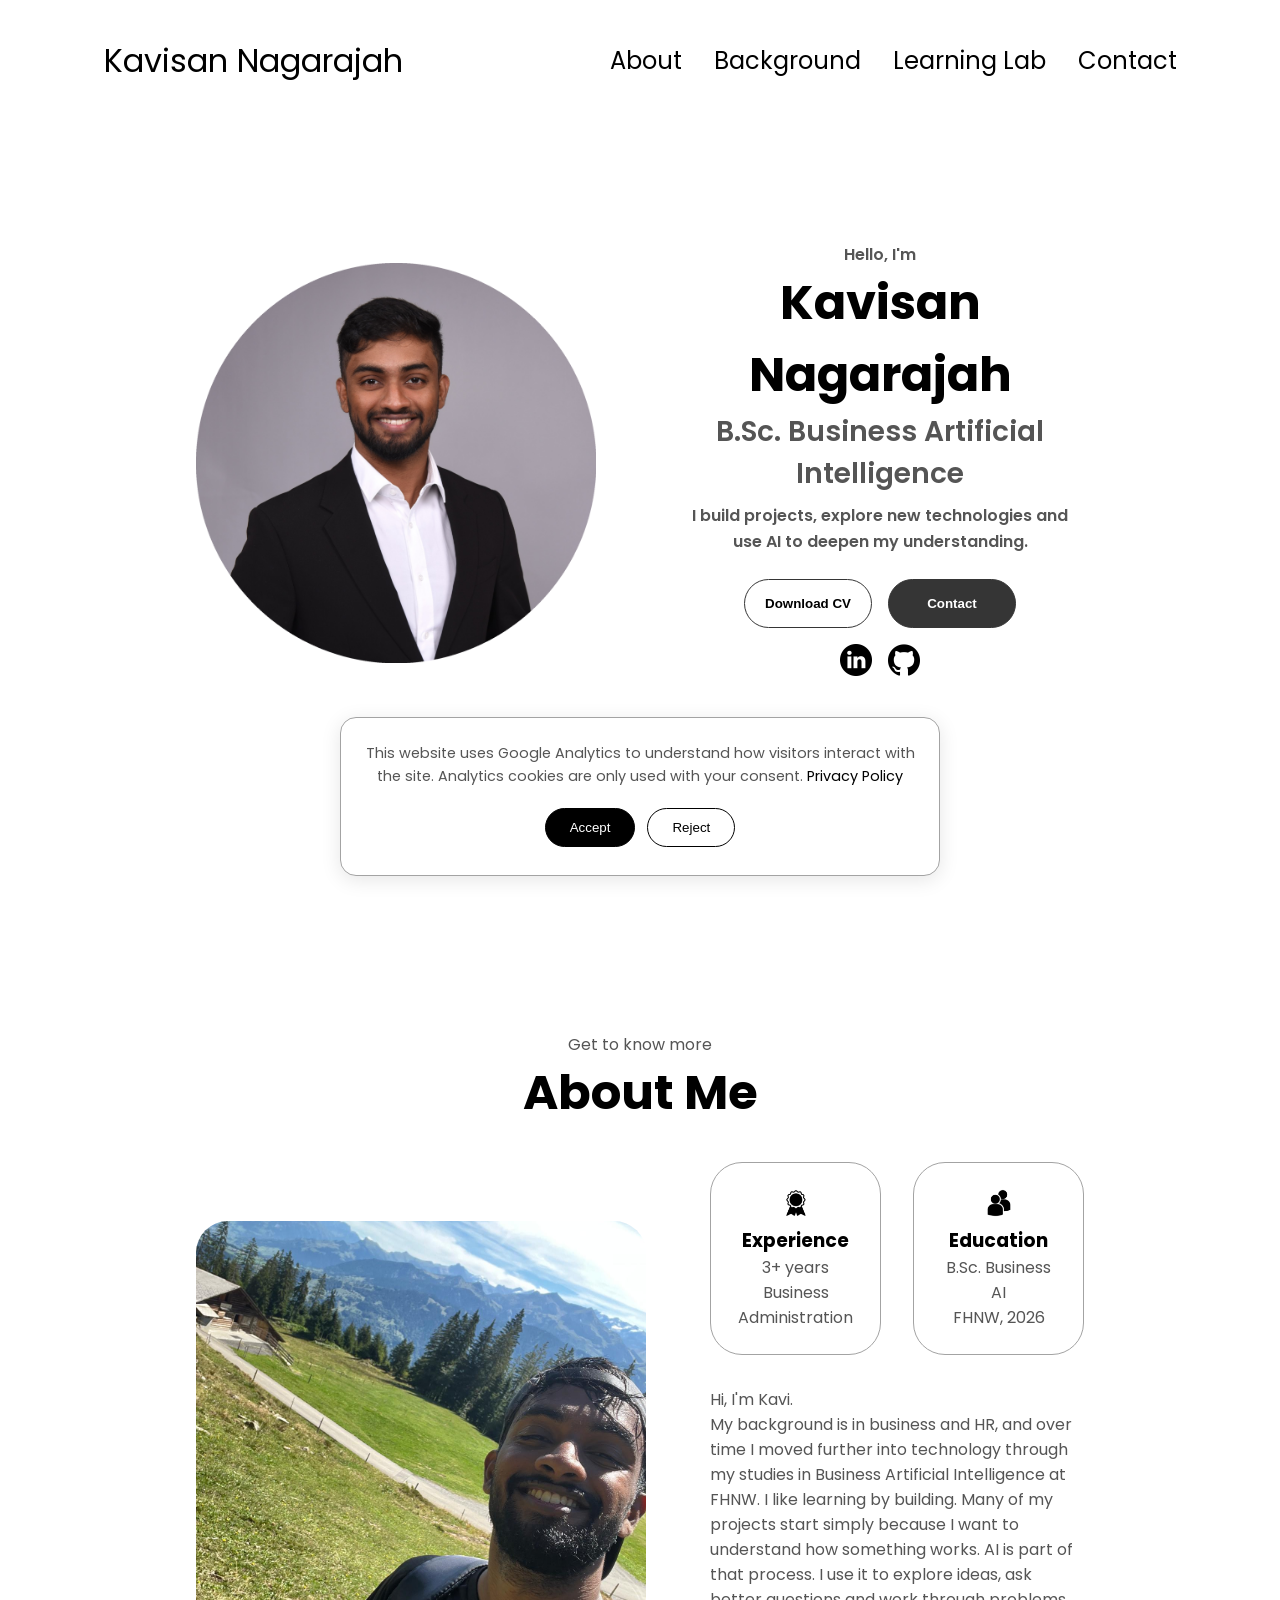
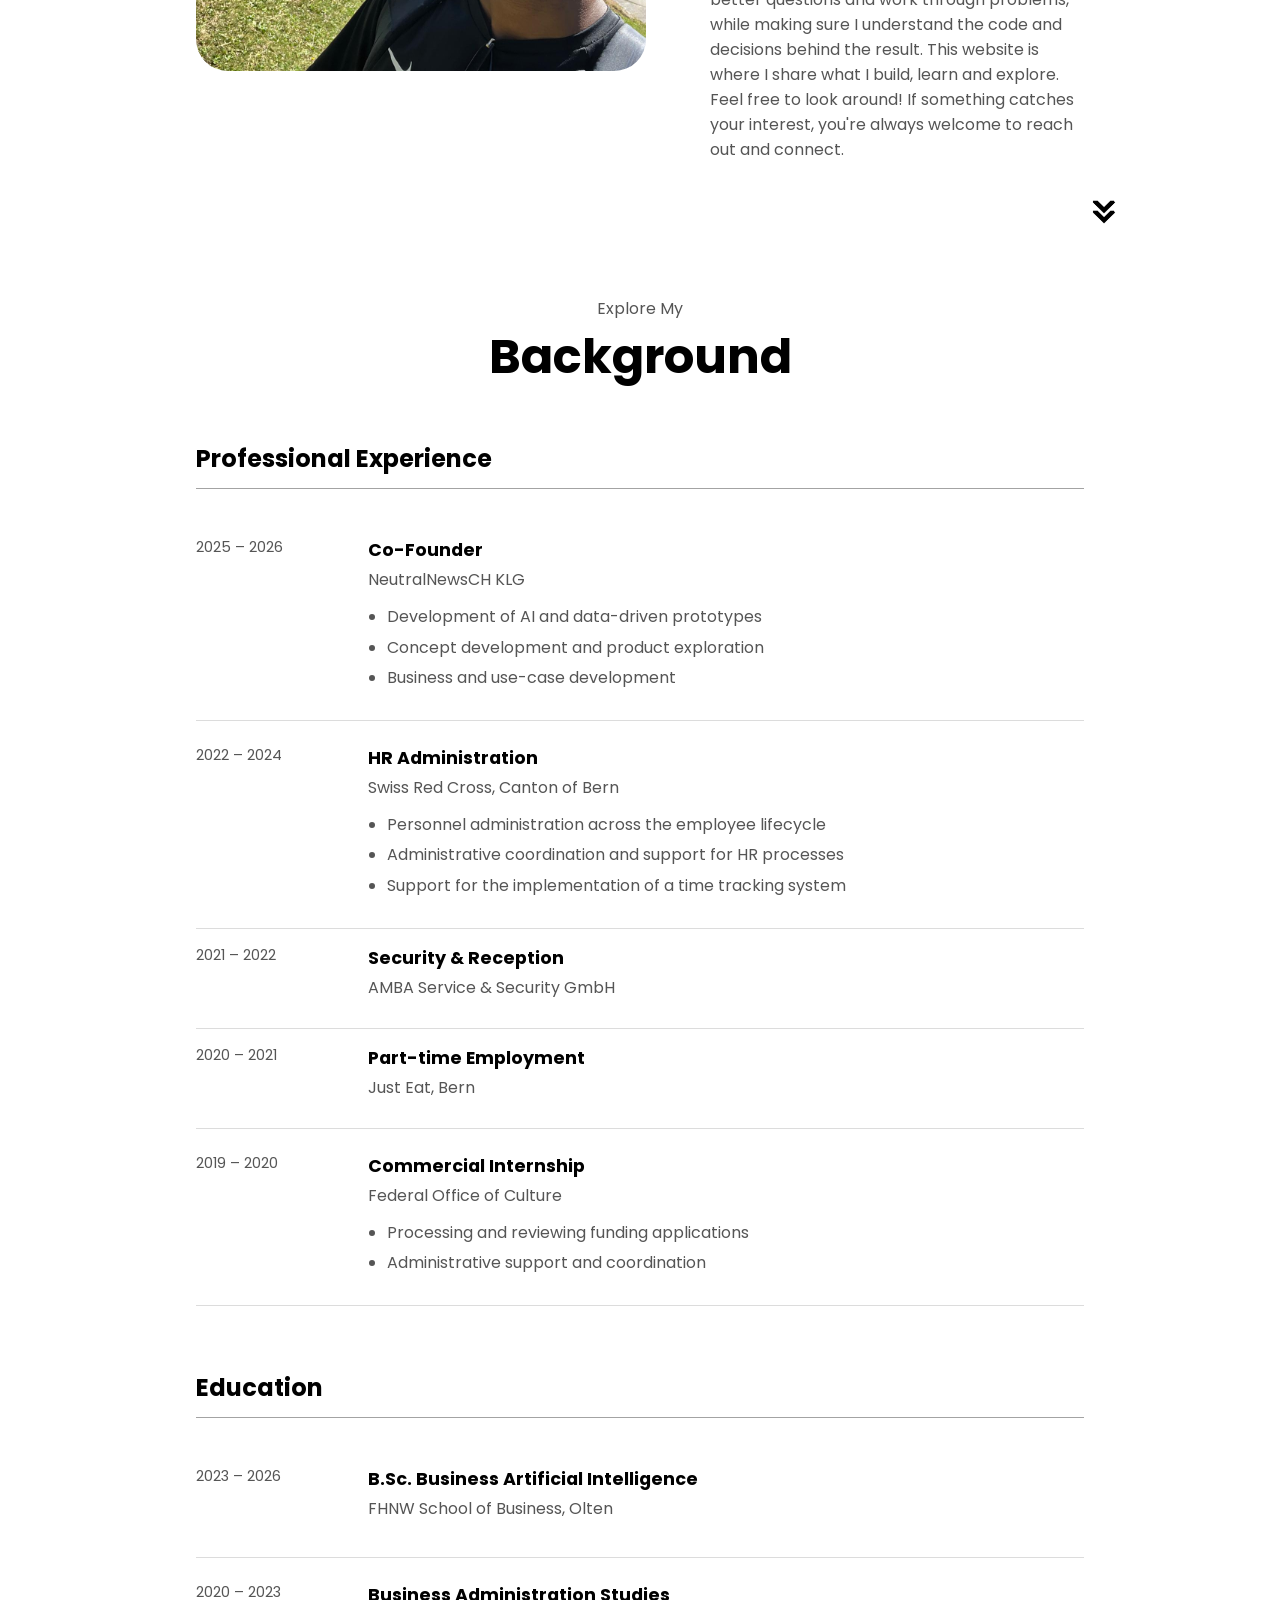
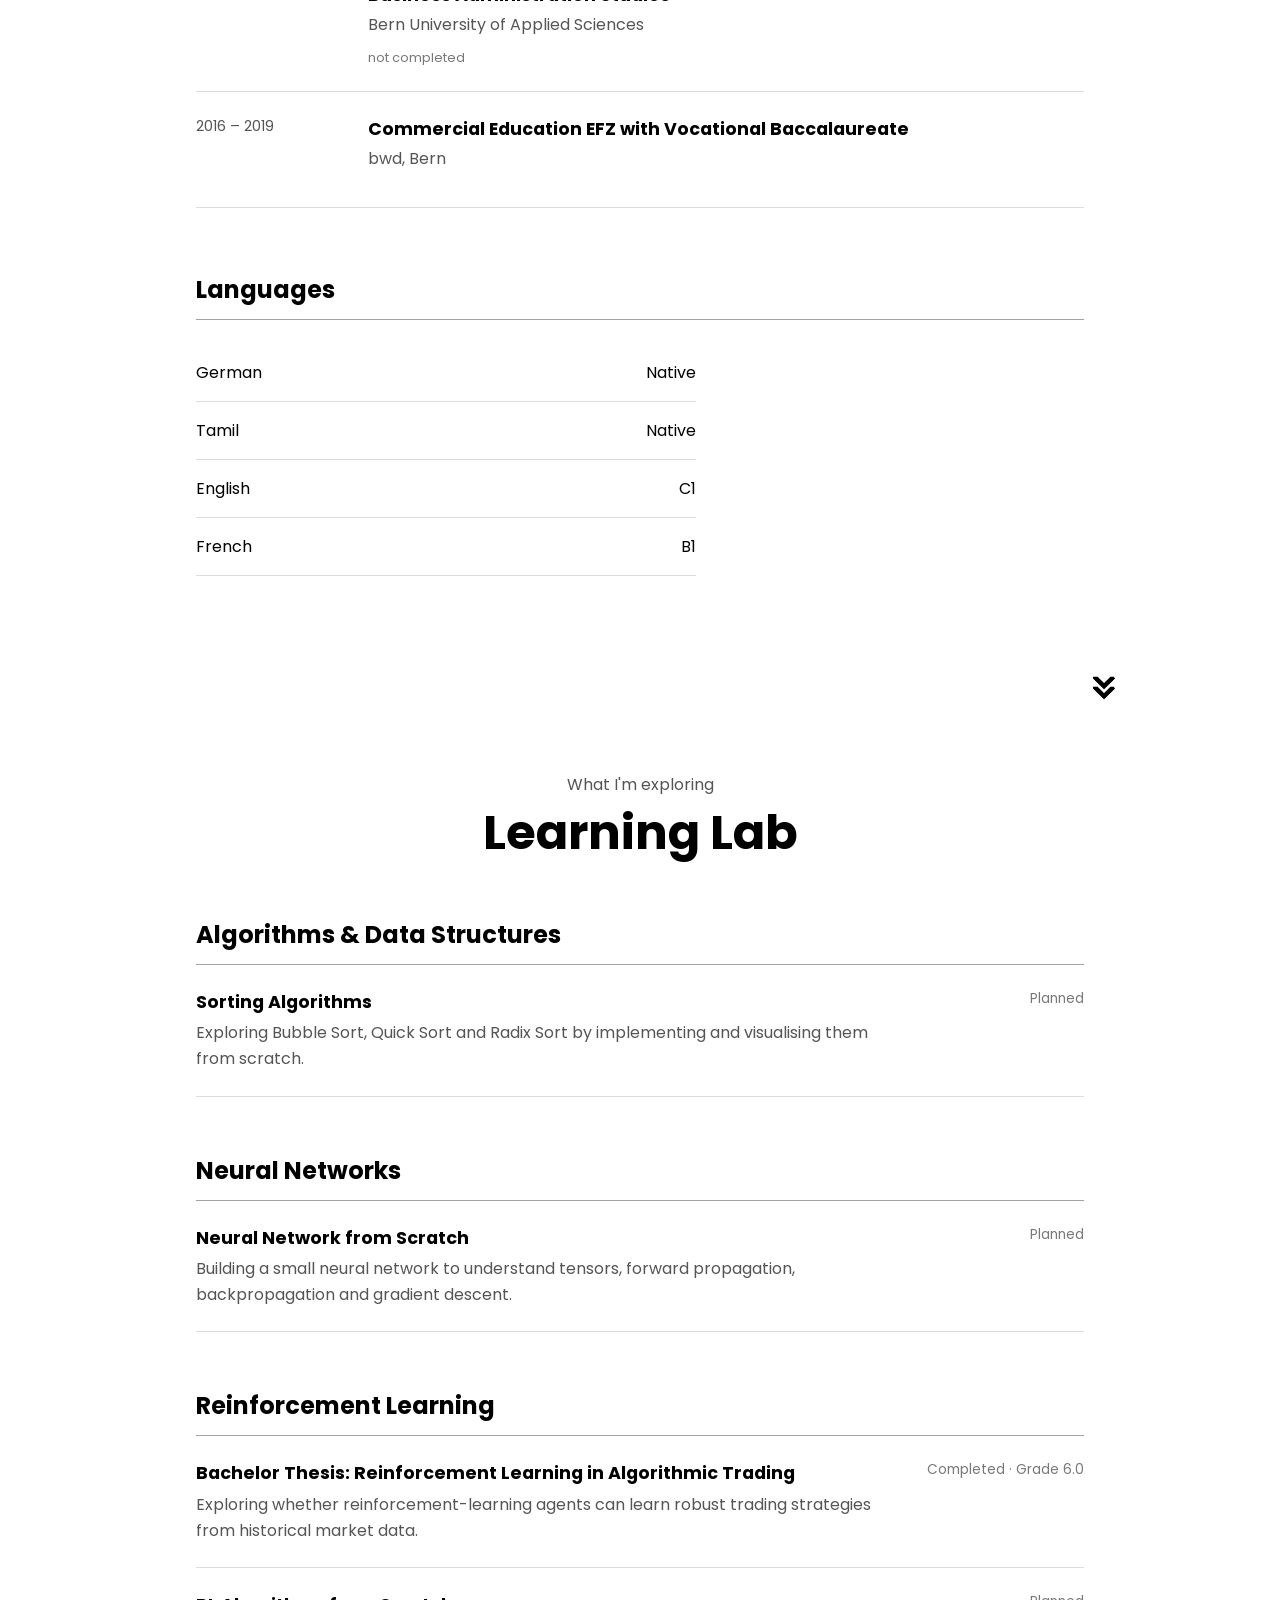
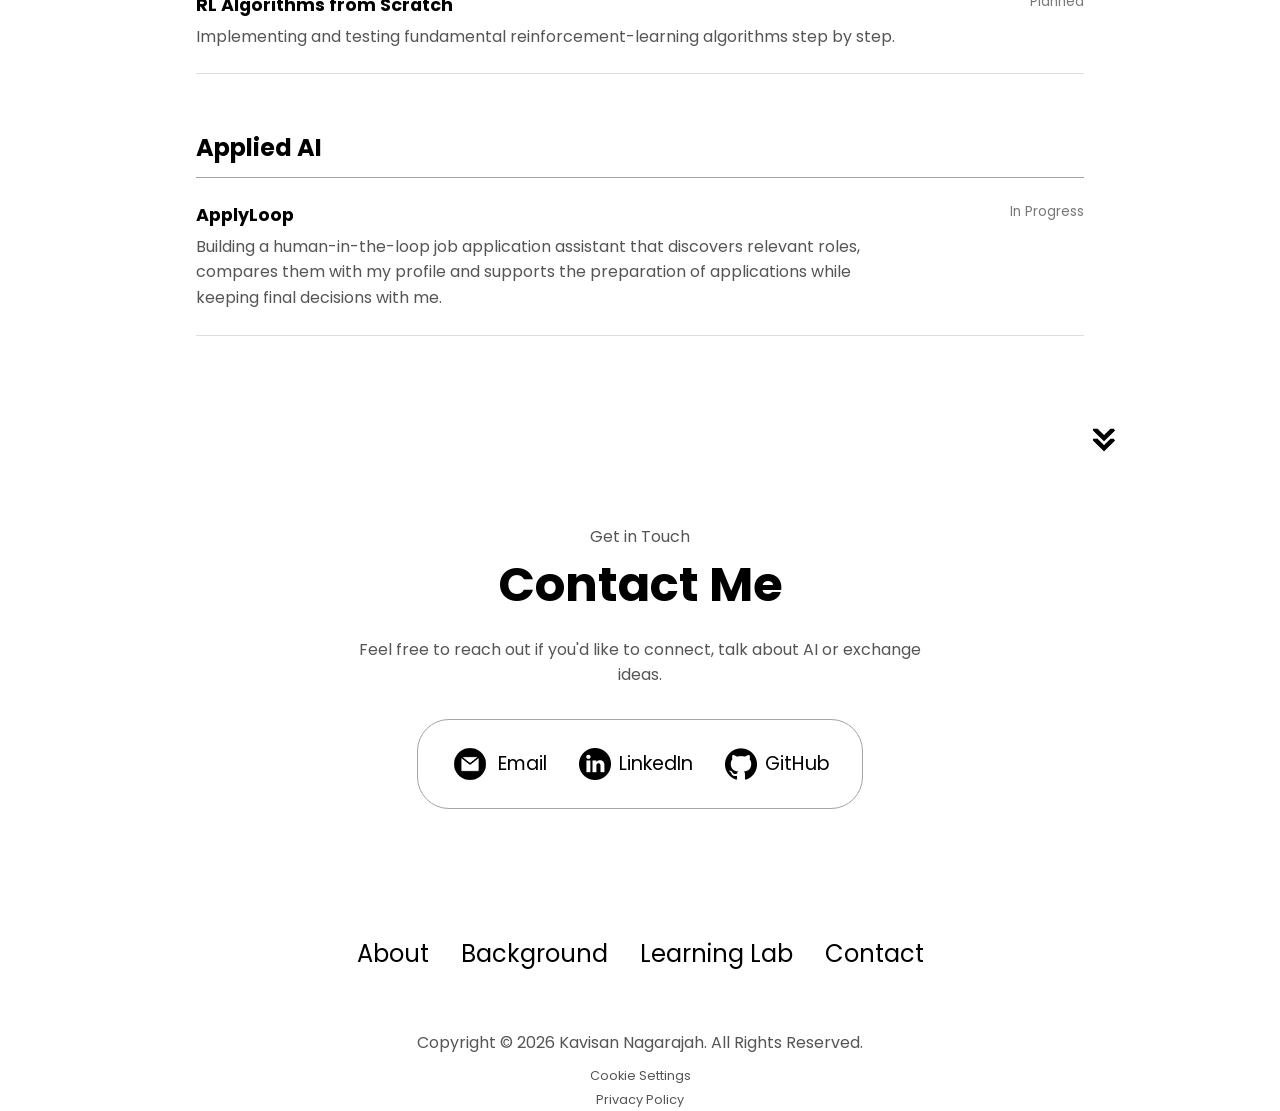
<file: index.html>
<!DOCTYPE html>
<html lang="en">
  <head>
    <meta charset="UTF-8" />
    <meta http-equiv="X-UA-Compatible" content="IE=edge" />
    <meta name="viewport" content="width=device-width, initial-scale=1.0" />
    <meta name="description" content="Personal portfolio of Kavisan Nagarajah, showcasing my background, learning projects and exploration of artificial intelligence and technology."/>
    <title>Kavisan Nagarajah | Portfolio</title>
    <link rel="stylesheet" href="style.css" />
    <link rel="stylesheet" href="mediaqueries.css" />
  </head>
  <body>
    <nav id="desktop-nav">
      <div class="logo">Kavisan Nagarajah</div>
      <div>
        <ul class="nav-links">
          <li><a href="#about">About</a></li>
          <li><a href="#cv">Background</a></li>
          <li><a href="#learning-lab">Learning Lab</a></li>
          <li><a href="#contact">Contact</a></li>
        </ul>
      </div>
    </nav>
    <nav id="hamburger-nav">
      <div class="logo">Kavisan Nagarajah</div>
      <div class="hamburger-menu">
        <div class="hamburger-icon" onclick="toggleMenu()">
          <span></span>
          <span></span>
          <span></span>
        </div>
        <div class="menu-links">
          <li><a href="#about" onclick="toggleMenu()">About</a></li>
          <li><a href="#cv" onclick="toggleMenu()">Background</a></li>
          <li><a href="#learning-lab" onclick="toggleMenu()">Learning Lab</a></li>
          <li><a href="#contact" onclick="toggleMenu()">Contact</a></li>
        </div>
      </div>
    </nav>
    <section id="profile">
      <div class="section__pic-container">
        <img src="./assets/profile-pic.png" alt="Portrait of Kavisan Nagarajah" />
      </div>
      <div class="section__text">
        <p class="section__text__p1">Hello, I'm</p>
        <h1 class="title">Kavisan Nagarajah</h1>
        <p class="section__text__p2">B.Sc. Business Artificial Intelligence</p>
        <p class="section__text__intro">
          I build projects, explore new technologies and use AI to deepen my understanding.
        </p>
        <div class="btn-container">
          <button
            class="btn btn-color-2"
            onclick="window.open('./assets/CV_Kavisan_Nagarajah_web.pdf')"
          >
            Download CV
          </button>
          <button class="btn btn-color-1" onclick="location.href='./#contact'">
            Contact
          </button>
        </div>
        <div id="socials-container">

          <a
            href="https://www.linkedin.com/in/kavisan-nagarajah-b4793a1a5/"
            target="_blank"
            rel="noopener noreferrer"
            aria-label="LinkedIn profile"
          >
            <img
              src="./assets/linkedin.png"
              alt=""
              class="icon"
            />
          </a>

          <a
            href="https://github.com/Kavisan23"
            target="_blank"
            rel="noopener noreferrer"
            aria-label="GitHub profile"
          >
            <img
              src="./assets/github.png"
              alt=""
              class="icon"
            />
          </a>

        </div>
      </div>
    </section>
    <section id="about">
      <p class="section__text__p1">Get to know more</p>
      <h1 class="title">About Me</h1>
      <div class="section-container">
        <div class="section__pic-container">
          <img
            src="./assets/about-pic.png"
            alt="Kavisan Nagarajah outdoors in the mountains"
            class="about-pic"
          />
        </div>
        <div class="about-details-container">
          <div class="about-containers">
            <div class="details-container">
              <img
                src="./assets/experience.png"
                alt=""
                class="icon"
              />
              <h3>Experience</h3>
              <p>3+ years <br />Business Administration</p>
            </div>
            <div class="details-container">
              <img
                src="./assets/education.png"
                alt=""
                class="icon"
              />
              <h3>Education</h3>
              <p>B.Sc. Business AI<br />FHNW, 2026</p>
            </div>
          </div>
          <div class="text-container">
            <p>
              Hi, I'm Kavi. <br>
              My background is in business and HR, and over time I moved further into
              technology through my studies in Business Artificial Intelligence at FHNW.
              I like learning by building. Many of my projects start simply because I want
              to understand how something works. AI is part of that process. I use it to
              explore ideas, ask better questions and work through problems, while making
              sure I understand the code and decisions behind the result. This website is
              where I share what I build, learn and explore. Feel free to look around!
              If something catches your interest, you're always welcome to reach out and connect.
            </p>
          </div>
        </div>
      </div>
      <a href="#cv" class="section-arrow" aria-label="Go to Background">
        <img
          src="./assets/arrow.png"
          alt=""
          class="icon arrow"
        />
      </a>
    </section>
    <section id="cv">
      <p class="section__text__p1">Explore My</p>
      <h1 class="title">Background</h1>

      <div class="cv-container">

        <!-- PROFESSIONAL EXPERIENCE -->
        <div class="cv-group">
          <h2 class="cv-section-title">Professional Experience</h2>

          <div class="cv-item">
            <div class="cv-period">2025 – 2026</div>
            <div class="cv-content">
              <h3>Co-Founder</h3>
              <p class="cv-organisation">NeutralNewsCH KLG</p>
              <ul>
                <li>Development of AI and data-driven prototypes</li>
                <li>Concept development and product exploration</li>
                <li>Business and use-case development</li>
              </ul>
            </div>
          </div>

          <div class="cv-item">
            <div class="cv-period">2022 – 2024</div>
            <div class="cv-content">
              <h3>HR Administration</h3>
              <p class="cv-organisation">Swiss Red Cross, Canton of Bern</p>
              <ul>
                <li>Personnel administration across the employee lifecycle</li>
                <li>Administrative coordination and support for HR processes</li>
                <li>Support for the implementation of a time tracking system</li>
              </ul>
            </div>
          </div>

          <div class="cv-item cv-item-compact">
            <div class="cv-period">2021 – 2022</div>
            <div class="cv-content">
              <h3>Security & Reception</h3>
              <p class="cv-organisation">AMBA Service & Security GmbH</p>
            </div>
          </div>

          <div class="cv-item cv-item-compact">
            <div class="cv-period">2020 – 2021</div>
            <div class="cv-content">
              <h3>Part-time Employment</h3>
              <p class="cv-organisation">Just Eat, Bern</p>
            </div>
          </div>

          <div class="cv-item">
            <div class="cv-period">2019 – 2020</div>
            <div class="cv-content">
              <h3>Commercial Internship</h3>
              <p class="cv-organisation">Federal Office of Culture</p>
              <ul>
                <li>Processing and reviewing funding applications</li>
                <li>Administrative support and coordination</li>
              </ul>
            </div>
          </div>
        </div>


        <!-- EDUCATION -->
        <div class="cv-group">
          <h2 class="cv-section-title">Education</h2>

          <div class="cv-item">
            <div class="cv-period">2023 – 2026</div>
            <div class="cv-content">
              <h3>B.Sc. Business Artificial Intelligence</h3>
              <p class="cv-organisation">
                FHNW School of Business, Olten
              </p>
            </div>
          </div>

          <div class="cv-item">
            <div class="cv-period">2020 – 2023</div>
            <div class="cv-content">
              <h3>Business Administration Studies</h3>
              <p class="cv-organisation">Bern University of Applied Sciences</p>
              <p class="cv-note">not completed</p>
            </div>
          </div>

          <div class="cv-item">
            <div class="cv-period">2016 – 2019</div>
            <div class="cv-content">
              <h3>Commercial Education EFZ with Vocational Baccalaureate</h3>
              <p class="cv-organisation">bwd, Bern</p>
            </div>
          </div>
        </div>


        <!-- LANGUAGES -->
        <div class="cv-group">
          <h2 class="cv-section-title">Languages</h2>

          <div class="language-list">
            <div class="language-item">
              <span>German</span>
              <span>Native</span>
            </div>

            <div class="language-item">
              <span>Tamil</span>
              <span>Native</span>
            </div>

            <div class="language-item">
              <span>English</span>
              <span>C1</span>
            </div>

            <div class="language-item">
              <span>French</span>
              <span>B1</span>
            </div>
          </div>
        </div>

      </div>

      <a href="#learning-lab" class="section-arrow" aria-label="Go to Learning Lab section">
        <img
          src="./assets/arrow.png"
          alt=""
          class="icon arrow"
        />
      </a>
    </section>
    <section id="learning-lab">
      <p class="section__text__p1">What I'm exploring</p>
      <h1 class="title">Learning Lab</h1>

      <div class="lab-container">

        <div class="lab-group">
          <h2>Algorithms & Data Structures</h2>

          <div class="lab-item">
            <div>
              <h3>Sorting Algorithms</h3>
              <p>
                Exploring Bubble Sort, Quick Sort and Radix Sort by implementing
                and visualising them from scratch.
              </p>
            </div>
            <span class="lab-status">Planned</span>
          </div>
        </div>

        <div class="lab-group">
          <h2>Neural Networks</h2>

          <div class="lab-item">
            <div>
              <h3>Neural Network from Scratch</h3>
              <p>
                Building a small neural network to understand tensors,
                forward propagation, backpropagation and gradient descent.
              </p>
            </div>
            <span class="lab-status">Planned</span>
          </div>
        </div>

        <div class="lab-group">
          <h2>Reinforcement Learning</h2>

          <div class="lab-item">
            <div>
              <h3>
                <a href="./learning-lab/bachelor-thesis.html" class="lab-link">
                  Bachelor Thesis: Reinforcement Learning in Algorithmic Trading
                </a>
              </h3>
              <p>
                Exploring whether reinforcement-learning agents can learn robust
                trading strategies from historical market data.
              </p>
            </div>

            <span class="lab-status">Completed · Grade 6.0</span>
          </div>

          <div class="lab-item">
            <div>
              <h3>RL Algorithms from Scratch</h3>
              <p>
                Implementing and testing fundamental reinforcement-learning
                algorithms step by step.
              </p>
            </div>
            <span class="lab-status">Planned</span>
          </div>
        </div>

        <div class="lab-group">
          <h2>Applied AI</h2>

          <div class="lab-item">
            <div>
              <h3>ApplyLoop</h3>
              <p>
                Building a human-in-the-loop job application assistant that discovers
                relevant roles, compares them with my profile and supports the
                preparation of applications while keeping final decisions with me.
              </p>
            </div>
            <span class="lab-status">In Progress</span>
          </div>
        </div>

      </div>

      <a href="#contact" class="section-arrow" aria-label="Go to Contact section">
        <img
          src="./assets/arrow.png"
          alt=""
          class="icon arrow"
        />
      </a>
    </section>
    <section id="contact">
      <p class="section__text__p1">Get in Touch</p>
      <h1 class="title">Contact Me</h1>

      <p class="contact-text">
        Feel free to reach out if you'd like to connect, talk about AI or exchange ideas.
      </p>

      <div class="contact-info-upper-container">
        <div class="contact-info-container">
          <img
            src="./assets/email.png"
            alt=""
            class="icon contact-icon email-icon"
          />
          <p>
            <a href="mailto:kavisan2305@gmail.com">Email</a>
          </p>
        </div>

        <div class="contact-info-container">
          <img
            src="./assets/linkedin.png"
            alt=""
            class="icon contact-icon"
          />
          <p>
            <a
              href="https://www.linkedin.com/in/kavisan-nagarajah-b4793a1a5/"
              target="_blank"
              rel="noopener noreferrer"
            >
              LinkedIn
            </a>
          </p>
        </div>

        <div class="contact-info-container">
          <img
            src="./assets/github.png"
            alt=""
            class="icon contact-icon"
          />
          <p>
            <a
              href="https://github.com/Kavisan23"
              target="_blank"
              rel="noopener noreferrer"
            >
              GitHub
            </a>
          </p>
        </div>
      </div>

    </section>
    <footer>
      <nav>
        <div class="nav-links-container">
          <ul class="nav-links">
            <li><a href="#about">About</a></li>
            <li><a href="#cv">Background</a></li>
            <li><a href="#learning-lab">Learning Lab</a></li>
            <li><a href="#contact">Contact</a></li>
          </ul>
        </div>
      </nav>
      <p>Copyright &#169; 2026 Kavisan Nagarajah. All Rights Reserved.</p>
      <button id="cookie-settings" type="button">
        Cookie Settings
      </button>
      <a href="privacy.html" class="privacy-link">Privacy Policy</a>
    </footer>
    <div id="cookie-banner" hidden>
      <p>
        This website uses Google Analytics to understand
        how visitors interact with the site.
        Analytics cookies are only used with your consent. <a href="privacy.html">Privacy Policy</a>
      </p>

      <button id="cookie-accept">Accept</button>
      <button id="cookie-reject">Reject</button>
    </div>
    <script src="script.js"></script>
  </body>
</html>
</file>
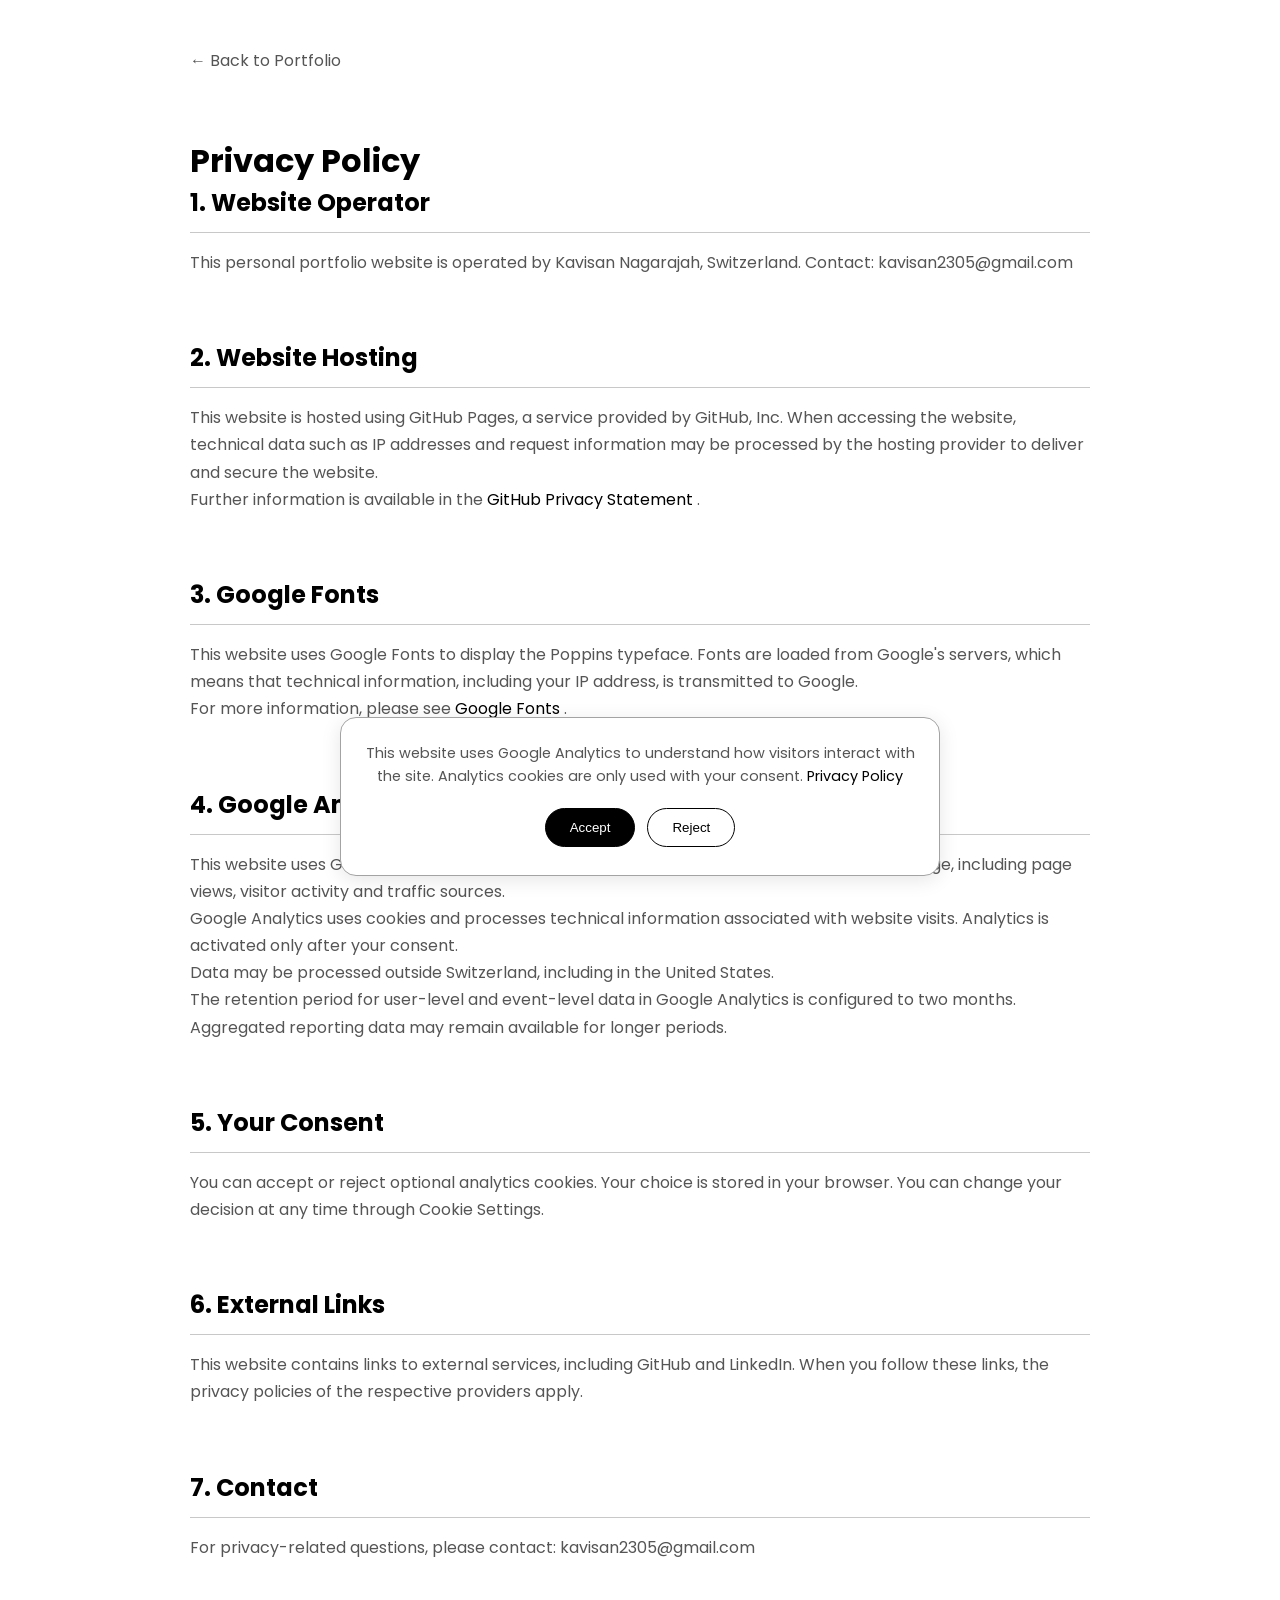
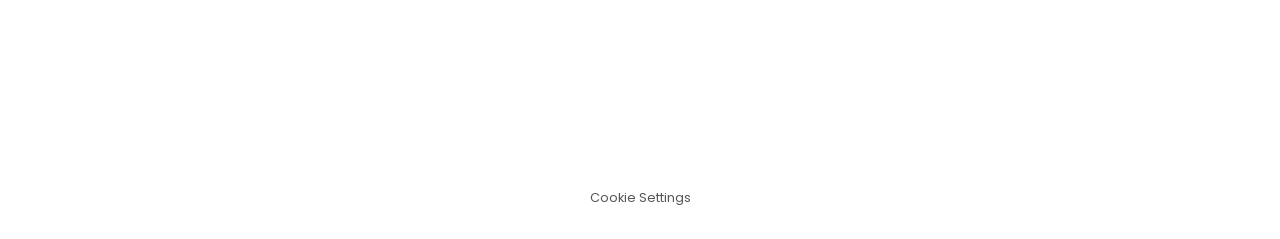
<file: privacy.html>
<!DOCTYPE html>
<html lang="en">
<head>
    <meta charset="UTF-8" />
    <meta name="viewport" content="width=device-width, initial-scale=1.0" />
    <title>Privacy Policy | Kavisan Nagarajah</title>
    <link rel="stylesheet" href="style.css" />
    <link rel="stylesheet" href="mediaqueries.css" />
</head>
<body>
    <main class="project-page">
        <a href="index.html" class="project-back">
            ← Back to Portfolio
        </a>

        <h1>Privacy Policy</h1>

        <section class="project-section">
            <h2>1. Website Operator</h2>
            <p>
                This personal portfolio website is operated by
                Kavisan Nagarajah, Switzerland.
                Contact: kavisan2305@gmail.com
            </p>
        </section>

        <section class="project-section">
            <h2>2. Website Hosting</h2>
            <p>
                This website is hosted using GitHub Pages,
                a service provided by GitHub, Inc.
                When accessing the website, technical data
                such as IP addresses and request information
                may be processed by the hosting provider
                to deliver and secure the website.
            </p>
            <p>
                Further information is available in the
                <a href="https://docs.github.com/en/site-policy/privacy-policies/github-general-privacy-statement"
                target="_blank"
                rel="noopener noreferrer">
                    GitHub Privacy Statement
                </a>.
            </p>
        </section>

        <section class="project-section">
            <h2>3. Google Fonts</h2>
            <p>
                This website uses Google Fonts to display the
                Poppins typeface. Fonts are loaded from Google's
                servers, which means that technical information,
                including your IP address, is transmitted to Google.
            </p>
            <p>
                For more information, please see
                <a href="https://developers.google.com/fonts/faq"
                target="_blank"
                rel="noopener noreferrer">
                    Google Fonts
                </a>.
            </p>
        </section>


        <section class="project-section">
            <h2>4. Google Analytics</h2>
            <p>
                This website uses Google Analytics 4, a service
                provided by Google, to understand website usage,
                including page views, visitor activity and traffic
                sources.
            </p>
            <p>
                Google Analytics uses cookies and processes technical
                information associated with website visits.
                Analytics is activated only after your consent.
            </p>
            <p>
                Data may be processed outside Switzerland,
                including in the United States.
            </p>
            <p>
                The retention period for user-level and event-level
                data in Google Analytics is configured to two months.
                Aggregated reporting data may remain available
                for longer periods.
            </p>
        </section>

        <section class="project-section">
            <h2>5. Your Consent</h2>
            <p>
                You can accept or reject optional analytics cookies.
                Your choice is stored in your browser.
                You can change your decision at any time through
                Cookie Settings.
            </p>
        </section>

        <section class="project-section">
            <h2>6. External Links</h2>
            <p>
                This website contains links to external services,
                including GitHub and LinkedIn. When you follow
                these links, the privacy policies of the respective
                providers apply.
            </p>
        </section>

        <section class="project-section">
            <h2>7. Contact</h2>
            <p>
                For privacy-related questions, please contact:
                kavisan2305@gmail.com
            </p>
        </section>
    </main>
    <footer class="project-footer">
        <button id="cookie-settings" type="button">
            Cookie Settings
        </button>
    </footer>

    <div id="cookie-banner" hidden>
        <p>
            This website uses Google Analytics to understand
            how visitors interact with the site.
            Analytics cookies are only used with your consent.
            <a href="privacy.html">Privacy Policy</a>
        </p>

        <button id="cookie-accept">Accept</button>
        <button id="cookie-reject">Reject</button>
    </div>

    <script src="script.js"></script>
</body>
</html>
</file>
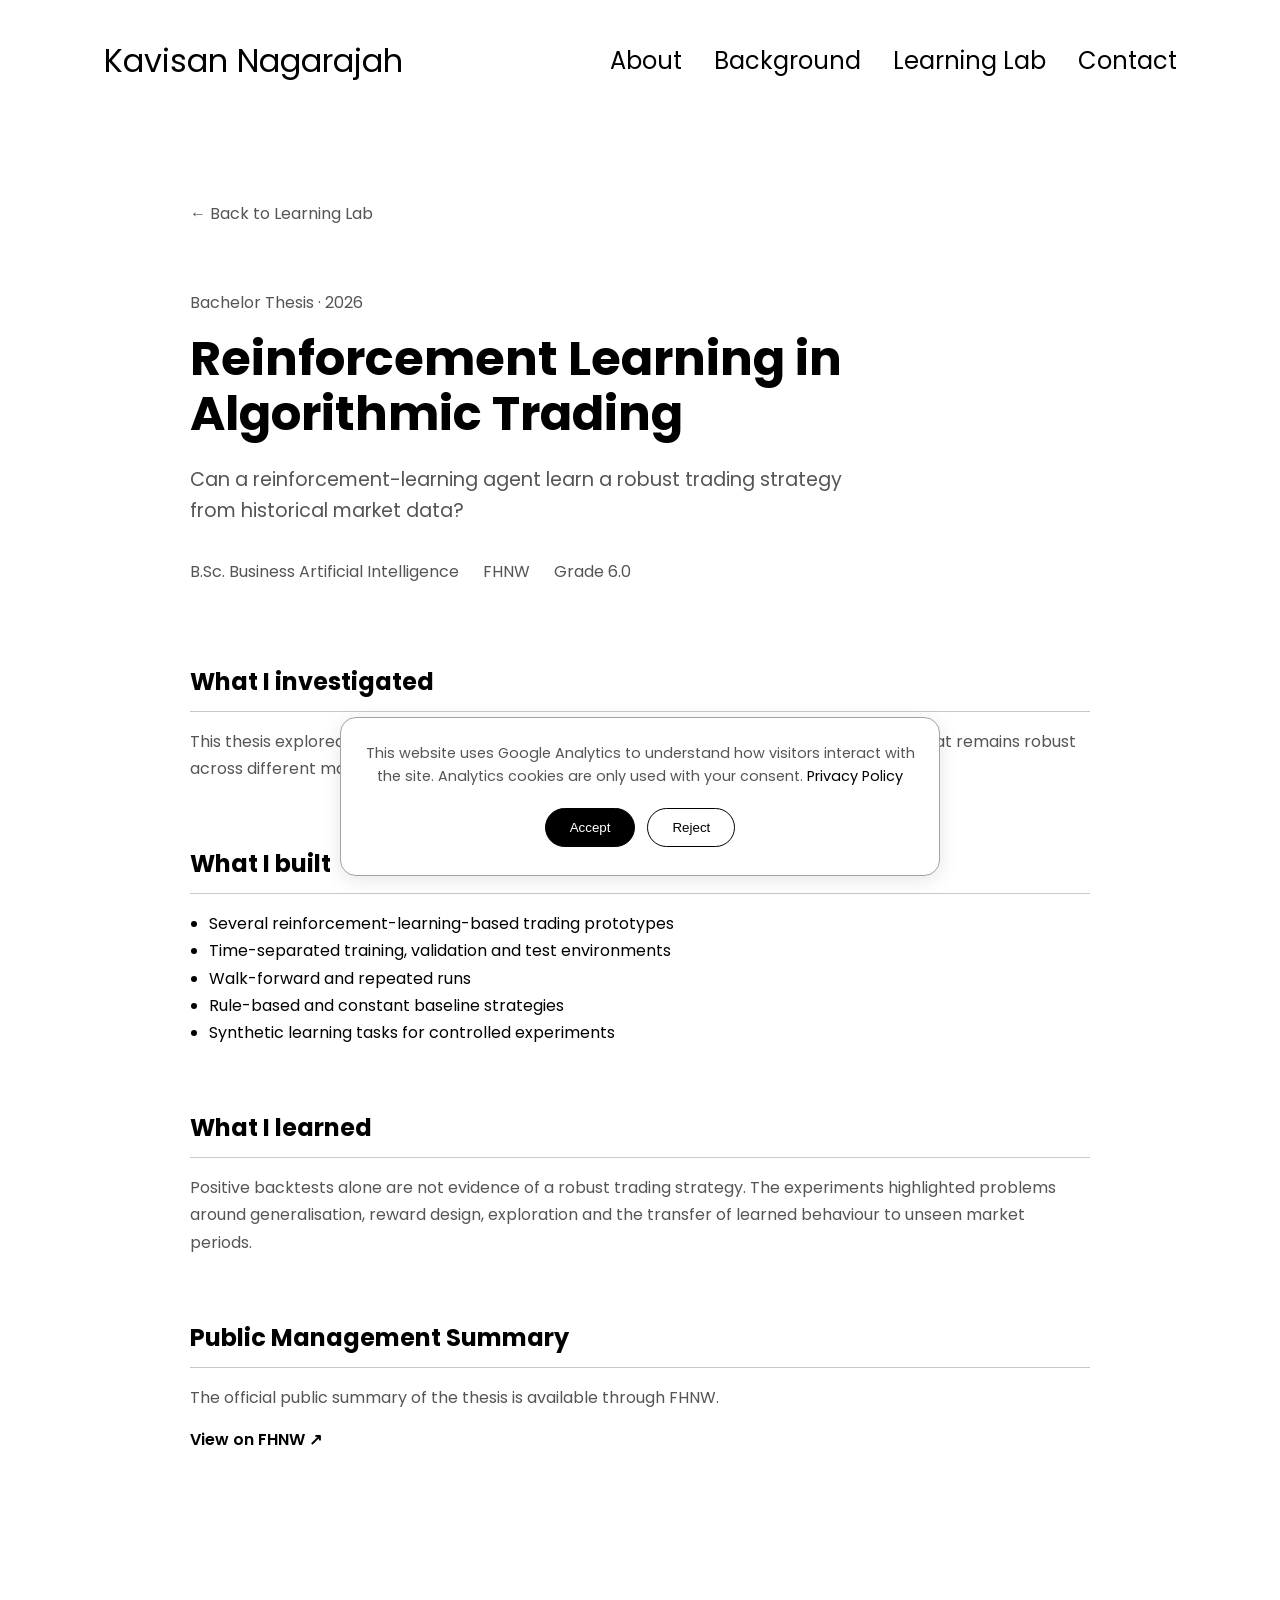
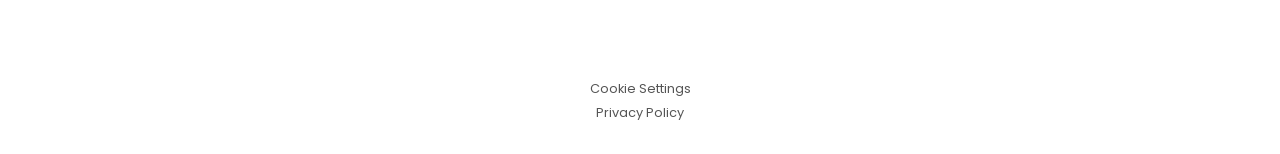
<file: learning-lab/bachelor-thesis.html>
<!DOCTYPE html>
<html lang="en">
<head>
  <meta charset="UTF-8" />
  <meta name="viewport" content="width=device-width, initial-scale=1.0" />

  <title>Bachelor Thesis | Kavisan Nagarajah</title>

  <link rel="stylesheet" href="../style.css" />
  <link rel="stylesheet" href="../mediaqueries.css" />
</head>

<body>

  <nav id="desktop-nav">
    <div class="logo">
      <a href="../index.html">Kavisan Nagarajah</a>
    </div>

    <div>
      <ul class="nav-links">
        <li><a href="../index.html#about">About</a></li>
        <li><a href="../index.html#cv">Background</a></li>
        <li><a href="../index.html#learning-lab">Learning Lab</a></li>
        <li><a href="../index.html#contact">Contact</a></li>
      </ul>
    </div>
  </nav>

  <main class="project-page">

    <a href="../index.html#learning-lab" class="project-back">
      ← Back to Learning Lab
    </a>

    <header class="project-header">

      <p class="project-type">Bachelor Thesis · 2026</p>

      <h1>
        Reinforcement Learning in Algorithmic Trading
      </h1>

      <p class="project-intro">
        Can a reinforcement-learning agent learn a robust trading strategy
        from historical market data?
      </p>

      <div class="project-meta">
        <span>B.Sc. Business Artificial Intelligence</span>
        <span>FHNW</span>
        <span>Grade 6.0</span>
      </div>

    </header>


    <section class="project-section">
      <h2>What I investigated</h2>

      <p>
        This thesis explored whether reinforcement-learning agents can develop
        trading behaviour that remains robust across different market periods
        rather than only producing promising results during training.
      </p>
    </section>


    <section class="project-section">
      <h2>What I built</h2>

      <ul>
        <li>Several reinforcement-learning-based trading prototypes</li>
        <li>Time-separated training, validation and test environments</li>
        <li>Walk-forward and repeated runs</li>
        <li>Rule-based and constant baseline strategies</li>
        <li>Synthetic learning tasks for controlled experiments</li>
      </ul>
    </section>


    <section class="project-section">
      <h2>What I learned</h2>

      <p>
        Positive backtests alone are not evidence of a robust trading strategy.
        The experiments highlighted problems around generalisation, reward
        design, exploration and the transfer of learned behaviour to unseen
        market periods.
      </p>
    </section>


    <section class="project-section">
      <h2>Public Management Summary</h2>

      <p>
        The official public summary of the thesis is available through FHNW.
      </p>

      <a
        href="https://studierendenprojekte.wirtschaft.fhnw.ch/view/4976"
        target="_blank"
        rel="noopener noreferrer"
        class="project-external-link"
      >
        View on FHNW ↗
      </a>
    </section>

  </main>
  <footer class="project-footer">
    <button id="cookie-settings" type="button">
      Cookie Settings
    </button>
    <a href="../privacy.html" class="privacy-link">Privacy Policy</a>
  </footer>
  <div id="cookie-banner" hidden>
    <p>
      This website uses Google Analytics to understand
      how visitors interact with the site.
      Analytics cookies are only used with your consent. <a href="../privacy.html">Privacy Policy</a>
    </p>

    <button id="cookie-accept">Accept</button>
    <button id="cookie-reject">Reject</button>
  </div>
  <script src="../script.js"></script>
</body>
</html>
</file>
<file: style.css>
/* GENERAL */

@import url('https://fonts.googleapis.com/css2?family=Poppins:ital,wght@0,100;0,200;0,300;0,400;0,500;0,600;0,700;0,800;0,900;1,100;1,200;1,300;1,400;1,500;1,600;1,700;1,800;1,900&display=swap');

* {
    margin: 0;
    padding: 0;
}

body {
    font-family: "Poppins", sans-serif;
}

html {
    scroll-behavior: smooth;
}

p {
    color: rgb(85, 85, 85)
}

/* TRANSITION */

a,
.btn {
    transition: all 300ms ease;
}

/* DESKTOP NAV */

#desktop-nav {
    transform: translateY(-1rem);
}

nav,
.nav-links {
    display: flex;
}

nav {
    justify-content: space-around;
    align-items: center;
    height: 17vh;
}

.nav-links {
    gap: 2rem;
    list-style: none;
    font-size: 1.5rem;
}

a {
    color: black;
    text-decoration: none;
    text-decoration-color: white;
}

a:hover {
    color: grey;
    text-decoration: underline;
    text-underline-offset: 1rem;
    text-decoration-color: rgb(181, 181, 181);
}

.logo {
    font-size: 2rem;
}

.logo:hover {
    cursor: default;
}

/* HAMBURGER MENU */

#hamburger-nav {
    display: none;
}

.hamburger-menu {
    position: relative;
    display: inline-block;
}

.hamburger-icon {
    display: flex;
    flex-direction: column;
    justify-content: space-between;
    height: 24px;
    width: 30px;
    cursor: pointer;
}

.hamburger-icon span {
    width: 100%;
    height: 2px;
    background-color: black;
    transition: all 0.3 ease-in-out;
}

.menu-links {
    position: absolute;
    top: 100%;
    right: 0;
    background-color: white;
    width: fit-content;
    max-height: 0;
    overflow: hidden;
    transition: all 0.3 ease-in-out;
}

.menu-links a {
    display: block;
    padding: 10px;
    text-align: center;
    font-size: 1.5rem;
    color: black;
    text-decoration: none;
    transition: all 0.3 ease-in-out;
}

.menu-links li {
    list-style: none;
}

.menu-links.open {
    max-height: 300px;
}

.hamburger-icon.open span:first-child {
    transform: rotate(45deg) translate(10px, 5px);
}

.hamburger-icon.open span:nth-child(2) {
    opacity: 0;
}

.hamburger-icon.open span:last-child {
    transform: rotate(-45deg) translate(10px, -5px);
}

.hamburger-icon span:first-child {
    transform: none;
}

.hamburger-icon span:first-child {
    opacity: 1;
}

.hamburger-icon span:first-child {
    transform: none;
}

/* SECTION */

section {
    padding: 4vh;
    height: 96vh;
    margin: 0 10rem;
    box-sizing: border-box;
    min-height: fit-content;
}

.section-container {
    display: flex;
}

/* PROFILE SECTION */

#profile {
    display: flex;
    justify-content: center;
    gap: 5rem;
    height: 80vh;
    transform: translateY(-4rem);
}

.section__pic-container {
    display: flex;
    height: 400px;
    width: 400px;
    margin: auto 0;
}

.section__text {
    align-self: center;
    text-align: center;
}

.section__text p {
    font-weight: 600;
}

.section__text__p1 {
    text-align: center;
}

.section__text__p2 {
    font-size: 1.75rem;
    margin-bottom: 0.5rem;
}

.section__text__intro {
    margin: 0 auto 1.5rem;
    font-size: 1rem;
    font-weight: 400;
    line-height: 1.6;
    color: rgb(85, 85, 85);
}

.title {
    font-size: 3rem;
    text-align: center;
}

#socials-container {
    display: flex;
    justify-content: center;
    margin-top: 1rem;
    gap: 1rem;
}

/* ICONS */

.icon {
    cursor: pointer;
    height: 2rem;
}

/* BUTTONS */

.btn-container {
    display: flex;
    justify-content: center;
    gap: 1rem;
}

.btn {
    font-weight: 600;
    transition: all 300ms ease;
    padding: 1rem;
    width: 8rem;
    border-radius: 2rem;
}

.btn-color-1,
.btn-color-2 {
    border: rgb(53, 53, 53) 0.1rem solid;
}

.btn.btn-color-1:hover,
.btn.btn-color-2:hover{
    cursor: pointer;
}

.btn-color-1,
.btn-color-2:hover {
    background: rgb(53, 53, 53);
    color: white;
}

.btn-color-1:hover {
    background: rgb(0, 0, 0);
}

.btn-color-2 {
    background: none;
}

.btn-color-2:hover {
    border: rgb(255, 255, 255) 0.1rem solid;
}

.btn-container {
    gap: 1rem;
}

/* SECTION */

#about {
    position: relative;
}

#about .section__pic-container {
    width: 450px;
    height: 450px;
    flex-shrink: 0;
}

.about-containers {
    gap: 2rem;
    margin-bottom: 2rem;
    margin-top: 2rem;
}

.about-details-container {
    justify-content: center;
    flex-direction: column;
}

.about-containers,
.about-details-container {
    display: flex;
}

.about-pic {
    width: 100%;
    height: 100%;
    object-fit: cover;
    border-radius: 2rem;
}

.section-arrow {
    position: absolute;
    right: 0;
    bottom: 2rem;
    display: block;
    width: fit-content;
}

.arrow {
    position: static;
    display: block;
}

.details-container {
    padding: 1.5rem;
    flex: 1;
    background: white;
    border-radius: 2rem;
    border: rgb(53, 53, 53) 0.1rem solid;
    border-color: rgb(163, 163, 163);
    text-align: center;
}

.section-container {
    gap: 4rem;
    height: 80%;
}

.section__pic-container {
    height: 400px;
    width: 400px;
    margin: auto 0;
}

/* EXPERIENCE SECTION */

#experience {
    position: relative;
}

.experience-sub-title {
    color: rgb(85, 85, 85);
    font-weight: 600;
    font-size: 1.75rem;
    margin-bottom: 2rem;
}

.experience-details-container {
    display: flex;
    justify-content: center;
    flex-direction: column;
}

.article-container {
    display: flex;
    text-align: initial;
    flex-wrap: wrap;
    flex-direction: row;
    gap: 2.5rem;
    justify-content: space-around;
}

.article {
    display: flex;
    width: 10rem;
    justify-content: space-around;
    gap: 0.5rem;
}

article .icon {
    cursor: default;
}

/* PROJECT SECTION */

#projects {
    position: relative;
}

.color-container {
    border-color: rgb(163, 163, 163);
    background: rgb(250, 250, 250);
}

.project-img {
    border-radius: 2rem;
    width: 90%;
    height: 90%;
}

.project-title {
    margin: 1rem;
    color: black;
}

.project-btn {
    color: black;
    border-color: rgb(163, 163, 163);
}

/* CONTACT */

#contact {
    display: flex;
    justify-content: center;
    flex-direction: column;
    height: 70vh;
}

.contact-info-upper-container {
    display: flex;
    justify-content: center;
    align-items: center;
    border: rgb(163, 163, 163) 0.1rem solid;
    border-radius: 2rem;
    margin: 2rem auto;
    padding: 0.5rem 1rem;
    width: fit-content;
}

.contact-info-container {
    display: flex;
    align-items: center;
    justify-content: center;
    gap: 0.5rem;
    margin: 1rem;
}

.contact-info-container p {
    font-size: larger;
}

.contact-icon {
    cursor: default;
}

.email-icon {
    height: 2.5rem;
}

/* FOOTER SECTION */

footer {
    height: 26vh;
    margin: 0 1rem;
}

footer p {
    text-align: center;
}

/* CV SECTION */

#cv {
    position: relative;
    height: fit-content;
    min-height: 100vh;
    padding-bottom: 6rem;
}

.cv-container {
    max-width: 1000px;
    margin: 3rem auto 0;
}

.cv-group {
    margin-bottom: 4rem;
}

.cv-section-title {
    font-size: 1.5rem;
    margin-bottom: 1.5rem;
    padding-bottom: 0.75rem;
    border-bottom: 1px solid rgb(163, 163, 163);
}

.cv-item {
    display: grid;
    grid-template-columns: 140px 1fr;
    gap: 2rem;
    padding: 1.5rem 0;
    border-bottom: 1px solid rgb(220, 220, 220);
}

.cv-period {
    color: rgb(85, 85, 85);
    font-size: 0.9rem;
}

.cv-content h3 {
    font-size: 1.1rem;
    margin-bottom: 0.25rem;
}

.cv-organisation {
    margin-bottom: 0.75rem;
}

.cv-content ul {
    margin-left: 1.2rem;
    color: rgb(85, 85, 85);
}

.cv-content li {
    margin-bottom: 0.35rem;
}

.cv-item-compact {
    padding-top: 1rem;
    padding-bottom: 1rem;
}

.language-list {
    max-width: 500px;
}

.language-item {
    display: flex;
    justify-content: space-between;
    padding: 1rem 0;
    border-bottom: 1px solid rgb(220, 220, 220);
}

.cv-note {
    font-size: 0.8rem;
    color: rgb(120, 120, 120);
    margin-top: 0.2rem;
}

@media screen and (max-width: 600px) {}

/* LEARNING LAB */

#learning-lab {
    position: relative;
    height: fit-content;
    min-height: 100vh;
    padding-bottom: 6rem;
}

.lab-container {
    max-width: 1000px;
    margin: 3rem auto 0;
}

.lab-group {
    margin-bottom: 3.5rem;
}

.lab-group h2 {
    font-size: 1.5rem;
    padding-bottom: 0.75rem;
    margin-bottom: 0;
    border-bottom: 1px solid rgb(163, 163, 163);
}

.lab-item {
    display: flex;
    justify-content: space-between;
    gap: 3rem;
    padding: 1.5rem 0;
    border-bottom: 1px solid rgb(220, 220, 220);
}

.lab-item h3 {
    font-size: 1.1rem;
    margin-bottom: 0.35rem;
}

.lab-item p {
    max-width: 700px;
    line-height: 1.6;
}

.lab-status {
    color: rgb(120, 120, 120);
    font-size: 0.85rem;
    white-space: nowrap;
}

.lab-link {
    color: black;
    text-decoration: none;
}

.lab-link:hover {
    text-decoration: underline;
    text-underline-offset: 0.3rem;
}


/* PROJECT DETAIL PAGE */

.project-page {
    max-width: 900px;
    margin: 0 auto;
    padding: 3rem 2rem 8rem;
}

.project-back {
    display: inline-block;
    margin-bottom: 4rem;
    color: rgb(85, 85, 85);
}

.project-header {
    margin-bottom: 5rem;
}

.project-type {
    margin-bottom: 1rem;
}

.project-header h1 {
    font-size: 3rem;
    line-height: 1.15;
    margin-bottom: 1.5rem;
}

.project-intro {
    max-width: 700px;
    font-size: 1.2rem;
    line-height: 1.6;
}

.project-meta {
    display: flex;
    flex-wrap: wrap;
    gap: 1.5rem;
    margin-top: 2rem;
    color: rgb(85, 85, 85);
}

.project-section {
    height: auto;
    min-height: 0;
    margin: 0 0 4rem 0;
    padding: 0;
}

.project-section h2 {
    font-size: 1.5rem;
    margin-bottom: 1rem;
    padding-bottom: 0.75rem;
    border-bottom: 1px solid rgb(200, 200, 200);
}

.project-section p,
.project-section li {
    line-height: 1.7;
}

.project-section ul {
    margin-left: 1.2rem;
}

.project-external-link {
    display: inline-block;
    margin-top: 1rem;
    font-weight: 600;
    color: black;
}

.contact-text {
    text-align: center;
    margin: 1rem auto 0;
    max-width: 600px;
}

/* COOKIE BANNER */

#cookie-banner {
    position: fixed;
    bottom: 1.5rem;
    left: 50%;
    transform: translateX(-50%);
    width: min(90%, 550px);
    padding: 1.5rem;
    background: white;
    border: 1px solid rgb(163, 163, 163);
    border-radius: 1rem;
    box-shadow: 0 4px 20px rgba(0, 0, 0, 0.1);
    z-index: 1000;
    text-align: center;
}

#cookie-banner[hidden] {
    display: none;
}

#cookie-banner p {
    font-size: 0.9rem;
    line-height: 1.6;
    margin-bottom: 1rem;
}

#cookie-banner button {
    padding: 0.7rem 1.5rem;
    margin: 0.25rem;
    border: 1px solid black;
    border-radius: 2rem;
    background: white;
    cursor: pointer;
}

#cookie-accept {
    background: black !important;
    color: white;
}

/* COOKIE SETTINGS FOOTER */

#cookie-settings {
    display: block;
    margin: 0.75rem auto 0;
    padding: 0;
    border: none;
    background: none;
    color: rgb(85, 85, 85);
    font-family: inherit;
    font-size: 0.8rem;
    cursor: pointer;
}

#cookie-settings:hover {
    text-decoration: underline;
}

/* PROJECT FOOTER */

.project-footer {
    height: auto;
    min-height: 0;
    margin: 0;
    padding: 1.5rem 0 2rem;
}

/* PRIVACY LINK */

.privacy-link {
    display: block;
    width: fit-content;
    margin: 0.4rem auto 0;
    color: rgb(85, 85, 85);
    font-size: 0.8rem;
}

.privacy-link:hover {
    text-decoration: underline;
}
</file>
<file: mediaqueries.css>
/* =========================
   TABLET / SMALL DESKTOP
   ========================= */

@media screen and (max-width: 1400px) {
  #profile {
    height: 83vh;
    margin-bottom: 6rem;
  }

  .about-containers {
    flex-wrap: wrap;
  }

  #contact {
    height: fit-content;
  }
}


/* =========================
   TABLET
   ========================= */

@media screen and (max-width: 1200px) {
  /* NAVIGATION */

  #desktop-nav {
    display: none;
  }

  #hamburger-nav {
    display: flex;
  }


  /* GENERAL SECTIONS */

  #profile,
  .section-container {
    display: block;
  }

  #profile {
    height: fit-content;
    margin-bottom: 4rem;
    transform: none;
  }

  section,
  .section-container {
    height: fit-content;
  }

  section {
    margin: 0 5%;
  }


  /* IMAGES */

  .section__pic-container {
    width: 275px;
    height: 275px;
    margin: 0 auto 2rem;
  }

  #about .section__pic-container {
    width: 275px;
    height: 275px;
    margin: 0 auto 2rem;
  }
}


/* =========================
   MOBILE
   ========================= */

@media screen and (max-width: 600px) {
  /* CONTACT & FOOTER */

  #contact {
    height: fit-content;
    min-height: 40vh;
  }

  footer {
    height: fit-content;
    min-height: 40vh;
  }


  /* PROFILE */

  #profile {
    height: fit-content;
    margin-bottom: 4rem;
  }

  /* FOOTER */

  footer nav {
    height: fit-content;
    margin-bottom: 2rem;
  }


  /* FLEX WRAPPING */

  .about-containers,
  .contact-info-upper-container,
  .btn-container {
    flex-wrap: wrap;
  }

  .contact-info-container {
    margin: 0.5rem;
  }


  /* TEXT */

  .contact-info-container p,
  .nav-links li a {
    font-size: 1rem;
  }

  .logo {
    font-size: 1.5rem;
  }

  .section__text__p2 {
    font-size: 1.25rem;
  }

  .title {
    font-size: 2rem;
  }

  .text-container {
    text-align: justify;
  }


  /* NAVIGATION */

  .nav-links {
    flex-direction: column;
    gap: 0.5rem;
    text-align: center;
  }


  /* PROFILE IMAGE */

  .section__pic-container {
    width: auto;
    height: 46vw;
    justify-content: center;
  }


  /* ABOUT IMAGE */

  #about .section__pic-container {
    width: 100%;
    max-width: 350px;
    height: auto;
    aspect-ratio: 1 / 1;
    margin: 0 auto 2rem;
  }

  #about .about-pic {
    width: 100%;
    height: 100%;
    object-fit: cover;
    display: block;
  }

  /* BACKGROUND / CV */

  .cv-container {
    margin-top: 2rem;
  }

  .cv-group {
    margin-bottom: 3rem;
  }

  .cv-item {
    grid-template-columns: 1fr;
    gap: 0.5rem;
  }

  .cv-period {
    font-size: 0.85rem;
  }

  .language-list {
    max-width: 100%;
  }


  /* LEARNING LAB */

  .lab-container {
    margin-top: 2rem;
  }

  .lab-item {
    flex-direction: column;
    gap: 0.75rem;
  }


  /* SECTION ARROWS */
}
</file>
